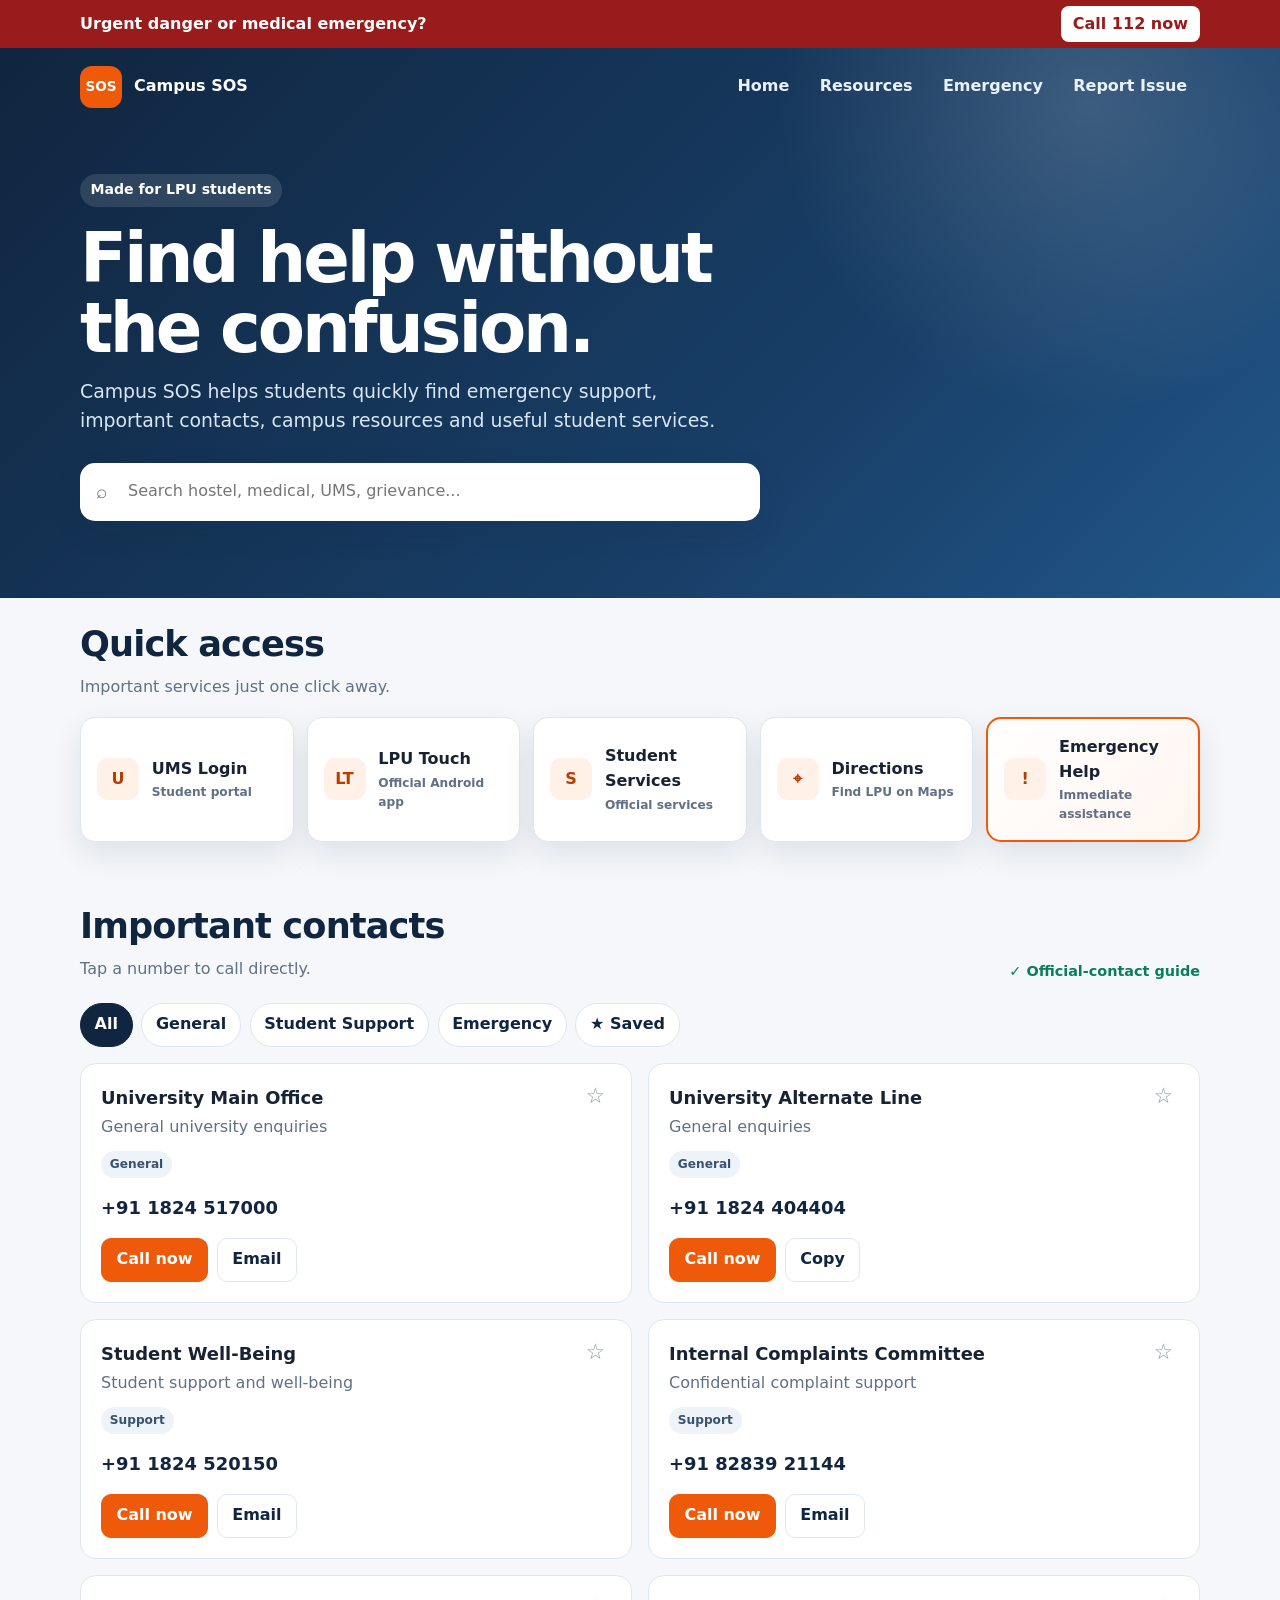
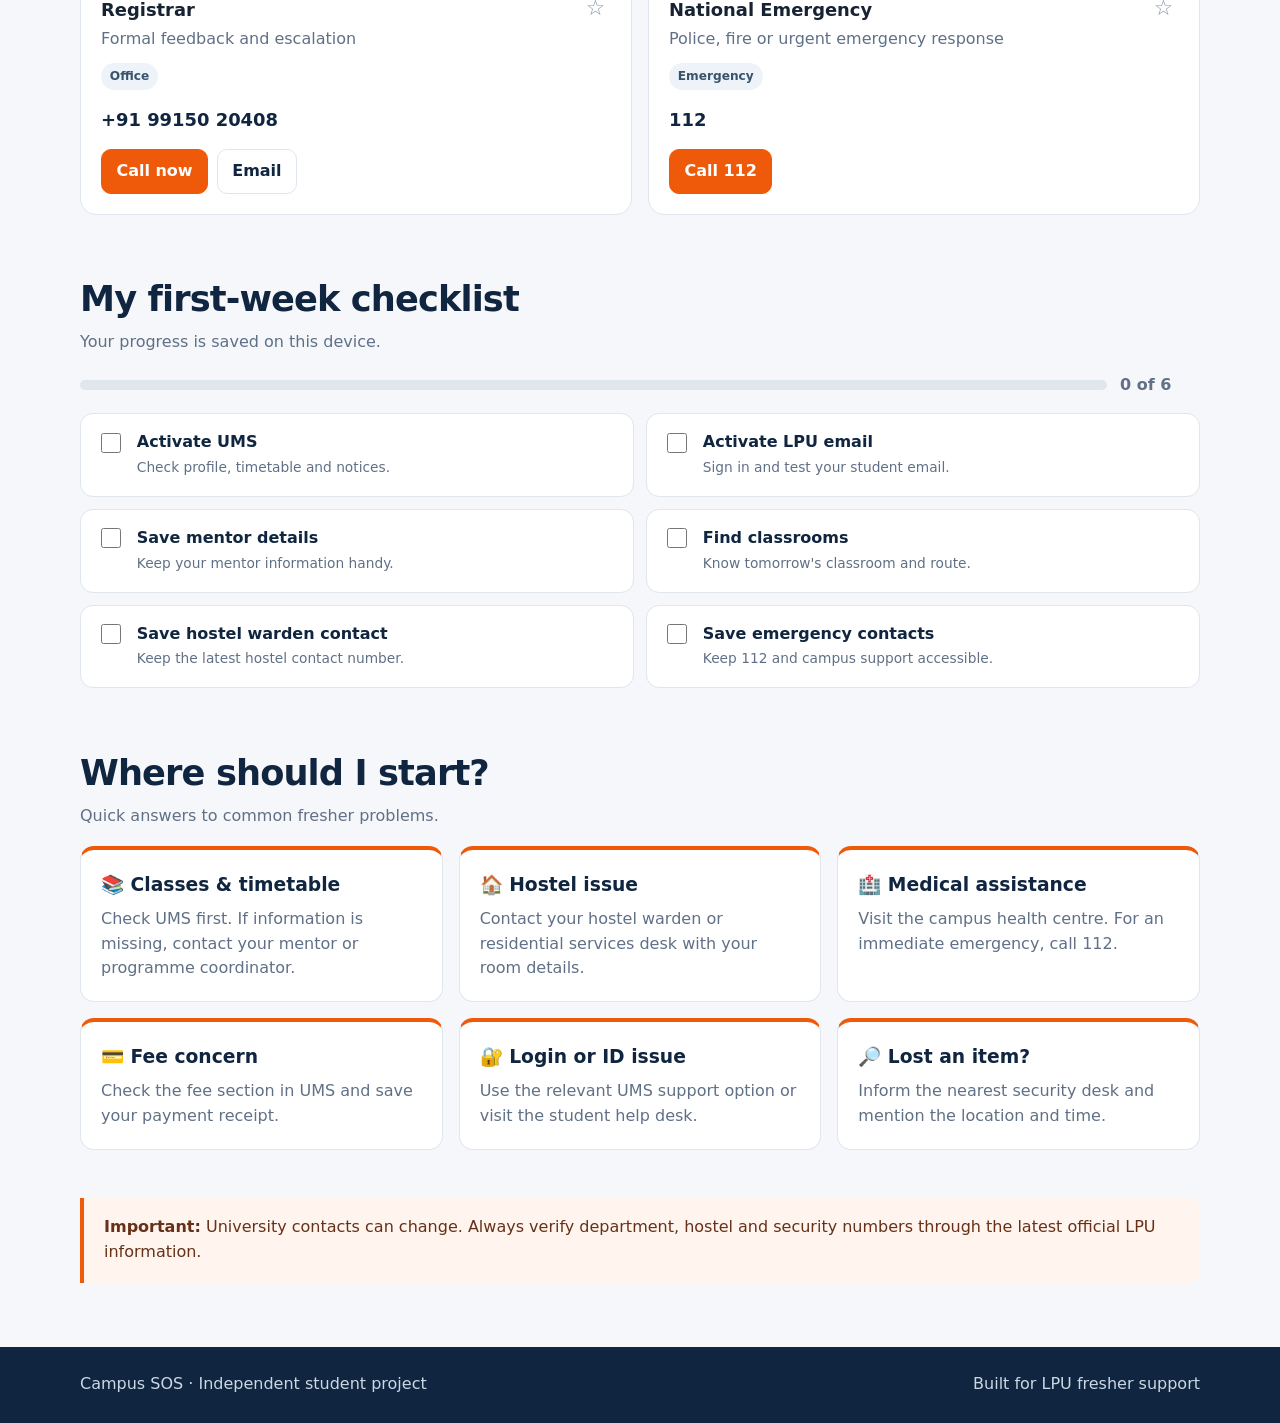
<file: Index.html>
<!DOCTYPE html>
<html lang="en">
<head>
  <meta charset="UTF-8">
  <meta name="viewport" content="width=device-width, initial-scale=1.0">
  <meta name="description" content="Campus SOS - LPU fresher guide with important contacts, useful links and campus support.">
  <meta name="theme-color" content="#ea5b0c">
  <title>Campus SOS | LPU Fresher Guide</title>

  <link rel="stylesheet" href="style.css">
</head>

<body>

  <div class="emergency-bar">
    <div class="container emergency-inner">
      <p>Urgent danger or medical emergency?</p>
      <a href="tel:112">Call 112 now</a>
    </div>
  </div>

  <header>
    <div class="container">

      <nav>
        <a class="brand" href="index.html">
          <span class="brand-mark">SOS</span>
          <span>Campus SOS</span>
        </a>

        <div class="nav-links">
          <a href="index.html">Home</a>
          <a href="resources.html">Resources</a>
          <a href="emergency.html">Emergency</a>
          <a href="report.html">Report Issue</a>
        </div>
      </nav>

      <div class="hero">

        <span class="eyebrow">Made for LPU students</span>

        <h1>Find help without the confusion.</h1>

        <p>
          Campus SOS helps students quickly find emergency support,
          important contacts, campus resources and useful student services.
        </p>

        <div class="search-wrap">
          <span class="search-icon">⌕</span>

          <input
            id="search"
            type="search"
            placeholder="Search hostel, medical, UMS, grievance..."
            autocomplete="off"
          >
        </div>

      </div>

    </div>
  </header>


  <main>

    <div class="container">

      <!-- QUICK LINKS -->

      <section>
        <div class="section-head">
          <div>
            <h2>Quick access</h2>
            <p>Important services just one click away.</p>
          </div>
        </div>

        <div class="quick-grid">

          <a class="quick-card searchable"
             href="https://ums.lpu.in/lpuums/"
             target="_blank">

            <span class="icon-box">U</span>

            <span>
              UMS Login
              <small>Student portal</small>
            </span>

          </a>


          <a class="quick-card searchable"
             href="https://play.google.com/store/apps/details?id=ums.lovely.university"
             target="_blank">

            <span class="icon-box">LT</span>

            <span>
              LPU Touch
              <small>Official Android app</small>
            </span>

          </a>


          <a class="quick-card searchable"
             href="https://www.lpu.in/student-services/"
             target="_blank">

            <span class="icon-box">S</span>

            <span>
              Student Services
              <small>Official services</small>
            </span>

          </a>


          <a class="quick-card searchable"
             href="https://www.google.com/maps/dir/?api=1&destination=Lovely+Professional+University+Phagwara"
             target="_blank">

            <span class="icon-box">⌖</span>

            <span>
              Directions
              <small>Find LPU on Maps</small>
            </span>

          </a>


          <a class="quick-card emergency-card"
             href="emergency.html">

            <span class="icon-box">!</span>

            <span>
              Emergency Help
              <small>Immediate assistance</small>
            </span>

          </a>

        </div>
      </section>


      <!-- CONTACTS -->

      <section id="contacts">

        <div class="section-head">

          <div>
            <h2>Important contacts</h2>
            <p>Tap a number to call directly.</p>
          </div>

          <span class="verified">✓ Official-contact guide</span>

        </div>


        <div class="filters">

          <button class="filter active" data-filter="all">
            All
          </button>

          <button class="filter" data-filter="general">
            General
          </button>

          <button class="filter" data-filter="support">
            Student Support
          </button>

          <button class="filter" data-filter="emergency">
            Emergency
          </button>

          <button class="filter" data-filter="favourite">
            ★ Saved
          </button>

        </div>


        <div class="contact-grid" id="contactGrid">


          <article
            class="contact-card searchable"
            data-id="main-office"
            data-category="general"
            data-keywords="office university reception general">

            <div class="contact-top">

              <div>
                <h3>University Main Office</h3>
                <p>General university enquiries</p>
              </div>

              <button
                class="star"
                aria-pressed="false"
                aria-label="Save contact">
                ☆
              </button>

            </div>

            <span class="tag">General</span>

            <a
              class="number"
              href="tel:+911824517000">
              +91 1824 517000
            </a>

            <div class="actions">

              <a
                class="btn btn-primary"
                href="tel:+911824517000">
                Call now
              </a>

              <a
                class="btn"
                href="mailto:registrar@lpu.co.in">
                Email
              </a>

            </div>

          </article>


          <article
            class="contact-card searchable"
            data-id="alternate-line"
            data-category="general"
            data-keywords="office university alternate">

            <div class="contact-top">

              <div>
                <h3>University Alternate Line</h3>
                <p>General enquiries</p>
              </div>

              <button
                class="star"
                aria-pressed="false"
                aria-label="Save contact">
                ☆
              </button>

            </div>

            <span class="tag">General</span>

            <a
              class="number"
              href="tel:+911824404404">
              +91 1824 404404
            </a>

            <div class="actions">

              <a
                class="btn btn-primary"
                href="tel:+911824404404">
                Call now
              </a>

              <button
                class="btn copy"
                data-copy="+91 1824 404404">
                Copy
              </button>

            </div>

          </article>


          <article
            class="contact-card searchable"
            data-id="wellbeing"
            data-category="support"
            data-keywords="wellbeing counselling student support">

            <div class="contact-top">

              <div>
                <h3>Student Well-Being</h3>
                <p>Student support and well-being</p>
              </div>

              <button
                class="star"
                aria-pressed="false"
                aria-label="Save contact">
                ☆
              </button>

            </div>

            <span class="tag">Support</span>

            <a
              class="number"
              href="tel:+911824520150">
              +91 1824 520150
            </a>

            <div class="actions">

              <a
                class="btn btn-primary"
                href="tel:+911824520150">
                Call now
              </a>

              <a
                class="btn"
                href="mailto:dsr@lpu.co.in">
                Email
              </a>

            </div>

          </article>


          <article
            class="contact-card searchable"
            data-id="icc"
            data-category="support"
            data-keywords="complaint women harassment icc">

            <div class="contact-top">

              <div>
                <h3>Internal Complaints Committee</h3>
                <p>Confidential complaint support</p>
              </div>

              <button
                class="star"
                aria-pressed="false"
                aria-label="Save contact">
                ☆
              </button>

            </div>

            <span class="tag">Support</span>

            <a
              class="number"
              href="tel:+918283921144">
              +91 82839 21144
            </a>

            <div class="actions">

              <a
                class="btn btn-primary"
                href="tel:+918283921144">
                Call now
              </a>

              <a
                class="btn"
                href="mailto:icc@lpu.co.in">
                Email
              </a>

            </div>

          </article>


          <article
            class="contact-card searchable"
            data-id="registrar"
            data-category="general"
            data-keywords="registrar grievance complaint feedback">

            <div class="contact-top">

              <div>
                <h3>Registrar</h3>
                <p>Formal feedback and escalation</p>
              </div>

              <button
                class="star"
                aria-pressed="false"
                aria-label="Save contact">
                ☆
              </button>

            </div>

            <span class="tag">Office</span>

            <a
              class="number"
              href="tel:+919915020408">
              +91 99150 20408
            </a>

            <div class="actions">

              <a
                class="btn btn-primary"
                href="tel:+919915020408">
                Call now
              </a>

              <a
                class="btn"
                href="mailto:registrar@lpu.co.in">
                Email
              </a>

            </div>

          </article>


          <article
            class="contact-card searchable"
            data-id="emergency"
            data-category="emergency"
            data-keywords="police ambulance fire emergency">

            <div class="contact-top">

              <div>
                <h3>National Emergency</h3>
                <p>Police, fire or urgent emergency response</p>
              </div>

              <button
                class="star"
                aria-pressed="false"
                aria-label="Save contact">
                ☆
              </button>

            </div>

            <span class="tag">Emergency</span>

            <a
              class="number"
              href="tel:112">
              112
            </a>

            <div class="actions">

              <a
                class="btn btn-primary"
                href="tel:112">
                Call 112
              </a>

            </div>

          </article>

        </div>


        <div class="empty" id="empty">
          No matching service found.
          Try hostel, medical, UMS or grievance.
        </div>

      </section>


      <!-- CHECKLIST -->

      <section>

        <div class="section-head">

          <div>
            <h2>My first-week checklist</h2>
            <p>Your progress is saved on this device.</p>
          </div>

        </div>


        <div class="progress-wrap">

          <div class="progress-track">
            <div
              class="progress-bar"
              id="progressBar">
            </div>
          </div>

          <span
            class="progress-text"
            id="progressText">
            0 of 6
          </span>

        </div>


        <div class="checklist">

          <label class="check-item">
            <input type="checkbox" data-task="ums">
            <span>
              <strong>Activate UMS</strong>
              <small>Check profile, timetable and notices.</small>
            </span>
          </label>


          <label class="check-item">
            <input type="checkbox" data-task="email">
            <span>
              <strong>Activate LPU email</strong>
              <small>Sign in and test your student email.</small>
            </span>
          </label>


          <label class="check-item">
            <input type="checkbox" data-task="mentor">
            <span>
              <strong>Save mentor details</strong>
              <small>Keep your mentor information handy.</small>
            </span>
          </label>


          <label class="check-item">
            <input type="checkbox" data-task="route">
            <span>
              <strong>Find classrooms</strong>
              <small>Know tomorrow's classroom and route.</small>
            </span>
          </label>


          <label class="check-item">
            <input type="checkbox" data-task="warden">
            <span>
              <strong>Save hostel warden contact</strong>
              <small>Keep the latest hostel contact number.</small>
            </span>
          </label>


          <label class="check-item">
            <input type="checkbox" data-task="emergency">
            <span>
              <strong>Save emergency contacts</strong>
              <small>Keep 112 and campus support accessible.</small>
            </span>
          </label>

        </div>

      </section>


      <!-- WHERE TO START -->

      <section>

        <div class="section-head">

          <div>
            <h2>Where should I start?</h2>
            <p>Quick answers to common fresher problems.</p>
          </div>

        </div>


        <div class="guide-grid">


          <article
            class="guide-card searchable"
            data-keywords="classes timetable attendance assignment results">

            <h3>📚 Classes & timetable</h3>

            <p>
              Check UMS first. If information is missing,
              contact your mentor or programme coordinator.
            </p>

          </article>


          <article
            class="guide-card searchable"
            data-keywords="hostel room mess laundry warden">

            <h3>🏠 Hostel issue</h3>

            <p>
              Contact your hostel warden or residential
              services desk with your room details.
            </p>

          </article>


          <article
            class="guide-card searchable"
            data-keywords="medical doctor health ambulance hospital">

            <h3>🏥 Medical assistance</h3>

            <p>
              Visit the campus health centre.
              For an immediate emergency, call 112.
            </p>

          </article>


          <article
            class="guide-card searchable"
            data-keywords="fees payment scholarship receipt">

            <h3>💳 Fee concern</h3>

            <p>
              Check the fee section in UMS and save
              your payment receipt.
            </p>

          </article>


          <article
            class="guide-card searchable"
            data-keywords="id card email password login">

            <h3>🔐 Login or ID issue</h3>

            <p>
              Use the relevant UMS support option
              or visit the student help desk.
            </p>

          </article>


          <article
            class="guide-card searchable"
            data-keywords="lost found belongings laptop mobile">

            <h3>🔎 Lost an item?</h3>

            <p>
              Inform the nearest security desk and
              mention the location and time.
            </p>

          </article>

        </div>

      </section>


      <div class="notice">

        <strong>Important:</strong>

        University contacts can change.
        Always verify department, hostel and security
        numbers through the latest official LPU information.

      </div>

    </div>

  </main>


  <footer>

    <div class="container footer-inner">

      <p>
        Campus SOS · Independent student project
      </p>

      <p>
        Built for LPU fresher support
      </p>

    </div>

  </footer>


  <script src="script.js"></script>

</body>
</html>
</file>
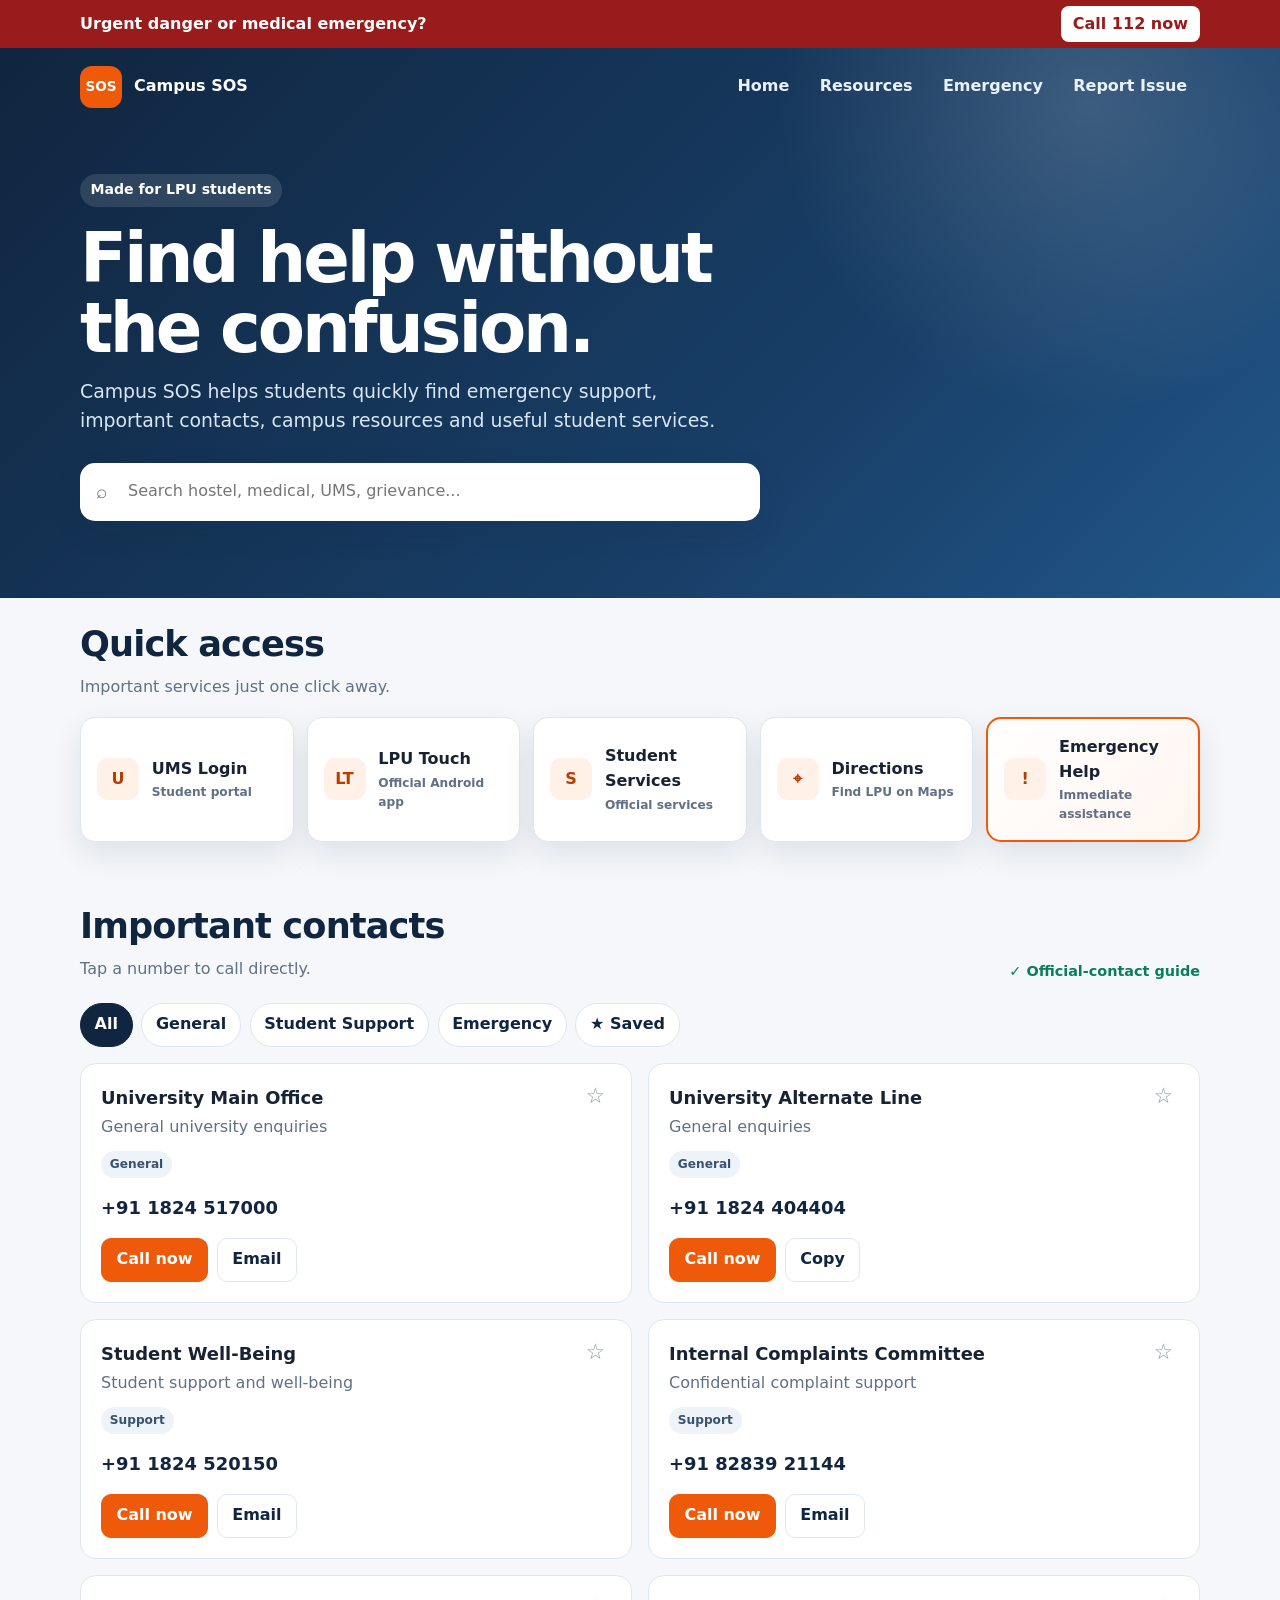
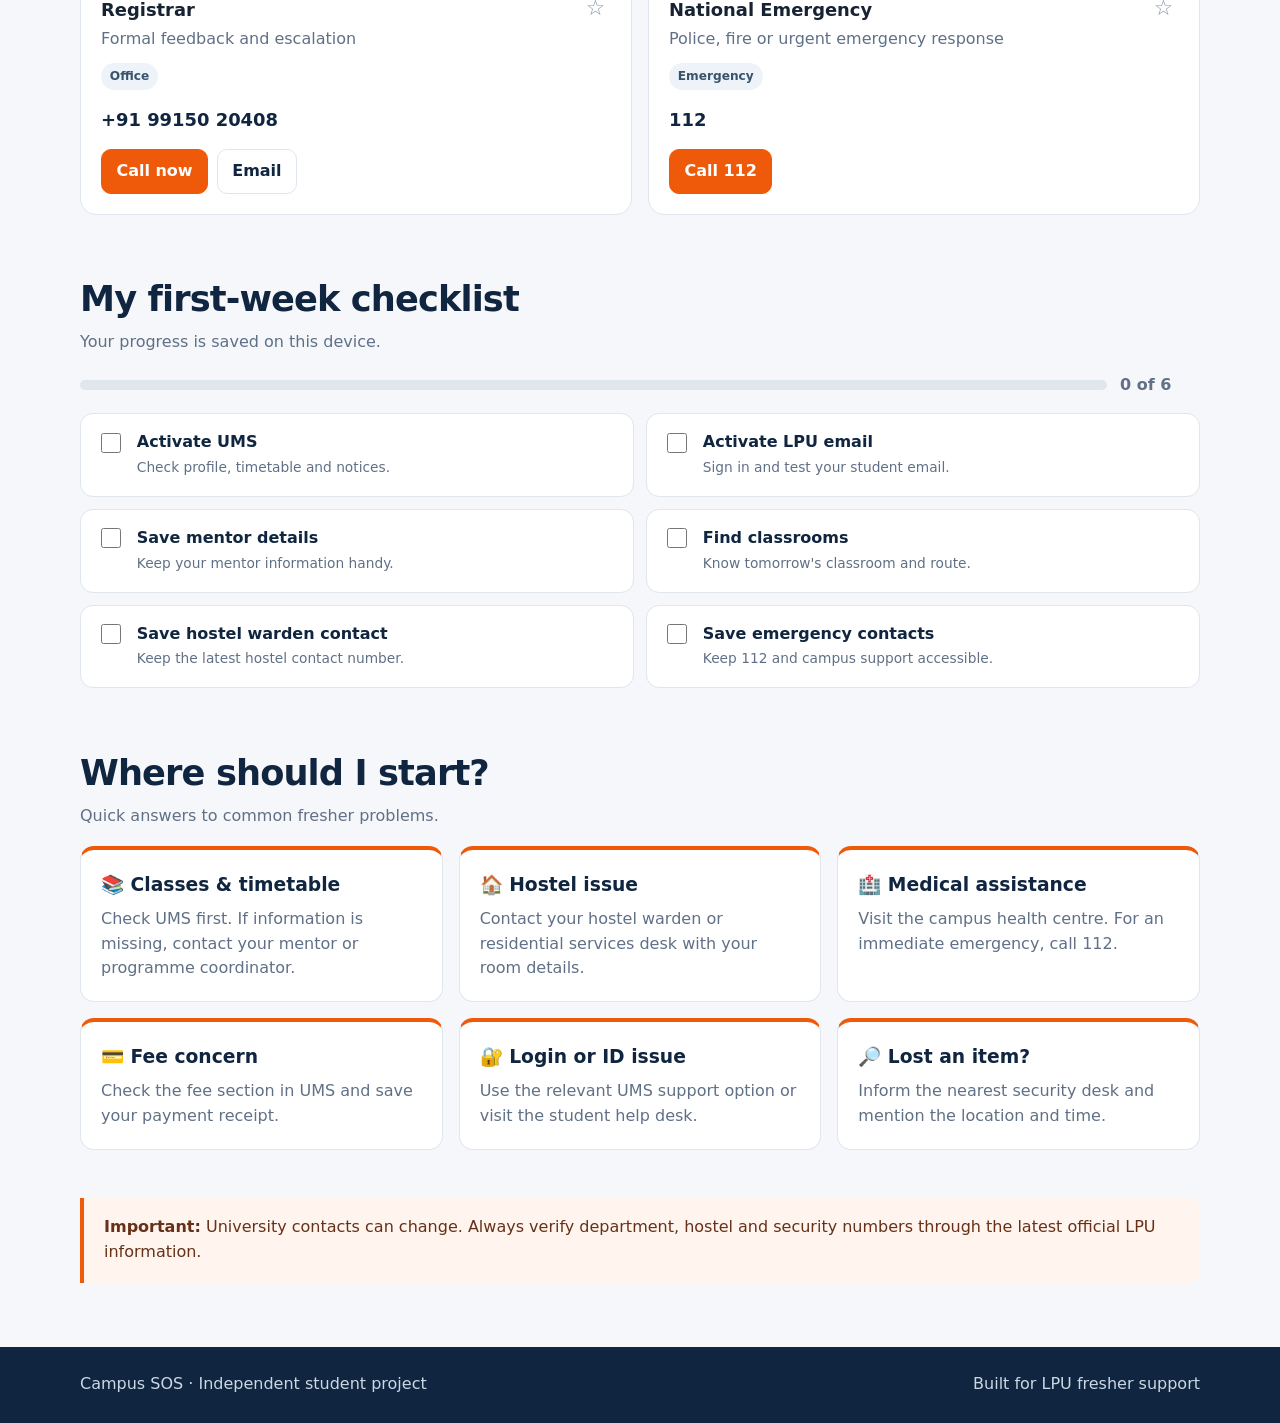
<file: index.html>
<!DOCTYPE html>
<html lang="en">
<head>
  <meta charset="UTF-8">
  <meta name="viewport" content="width=device-width, initial-scale=1.0">
  <meta name="description" content="Campus SOS - LPU fresher guide with important contacts, useful links and campus support.">
  <meta name="theme-color" content="#ea5b0c">
  <title>Campus SOS | LPU Fresher Guide</title>

  <link rel="stylesheet" href="style.css">
</head>

<body>

  <div class="emergency-bar">
    <div class="container emergency-inner">
      <p>Urgent danger or medical emergency?</p>
      <a href="tel:112">Call 112 now</a>
    </div>
  </div>

  <header>
    <div class="container">

      <nav>
        <a class="brand" href="index.html">
          <span class="brand-mark">SOS</span>
          <span>Campus SOS</span>
        </a>

        <div class="nav-links">
          <a href="index.html">Home</a>
          <a href="resources.html">Resources</a>
          <a href="emergency.html">Emergency</a>
          <a href="report.html">Report Issue</a>
        </div>
      </nav>

      <div class="hero">

        <span class="eyebrow">Made for LPU students</span>

        <h1>Find help without the confusion.</h1>

        <p>
          Campus SOS helps students quickly find emergency support,
          important contacts, campus resources and useful student services.
        </p>

        <div class="search-wrap">
          <span class="search-icon">⌕</span>

          <input
            id="search"
            type="search"
            placeholder="Search hostel, medical, UMS, grievance..."
            autocomplete="off"
          >
        </div>

      </div>

    </div>
  </header>


  <main>

    <div class="container">

      <!-- QUICK LINKS -->

      <section>
        <div class="section-head">
          <div>
            <h2>Quick access</h2>
            <p>Important services just one click away.</p>
          </div>
        </div>

        <div class="quick-grid">

          <a class="quick-card searchable"
             href="https://ums.lpu.in/lpuums/"
             target="_blank">

            <span class="icon-box">U</span>

            <span>
              UMS Login
              <small>Student portal</small>
            </span>

          </a>


          <a class="quick-card searchable"
             href="https://play.google.com/store/apps/details?id=ums.lovely.university"
             target="_blank">

            <span class="icon-box">LT</span>

            <span>
              LPU Touch
              <small>Official Android app</small>
            </span>

          </a>


          <a class="quick-card searchable"
             href="https://www.lpu.in/student-services/"
             target="_blank">

            <span class="icon-box">S</span>

            <span>
              Student Services
              <small>Official services</small>
            </span>

          </a>


          <a class="quick-card searchable"
             href="https://www.google.com/maps/dir/?api=1&destination=Lovely+Professional+University+Phagwara"
             target="_blank">

            <span class="icon-box">⌖</span>

            <span>
              Directions
              <small>Find LPU on Maps</small>
            </span>

          </a>


          <a class="quick-card emergency-card"
             href="emergency.html">

            <span class="icon-box">!</span>

            <span>
              Emergency Help
              <small>Immediate assistance</small>
            </span>

          </a>

        </div>
      </section>


      <!-- CONTACTS -->

      <section id="contacts">

        <div class="section-head">

          <div>
            <h2>Important contacts</h2>
            <p>Tap a number to call directly.</p>
          </div>

          <span class="verified">✓ Official-contact guide</span>

        </div>


        <div class="filters">

          <button class="filter active" data-filter="all">
            All
          </button>

          <button class="filter" data-filter="general">
            General
          </button>

          <button class="filter" data-filter="support">
            Student Support
          </button>

          <button class="filter" data-filter="emergency">
            Emergency
          </button>

          <button class="filter" data-filter="favourite">
            ★ Saved
          </button>

        </div>


        <div class="contact-grid" id="contactGrid">


          <article
            class="contact-card searchable"
            data-id="main-office"
            data-category="general"
            data-keywords="office university reception general">

            <div class="contact-top">

              <div>
                <h3>University Main Office</h3>
                <p>General university enquiries</p>
              </div>

              <button
                class="star"
                aria-pressed="false"
                aria-label="Save contact">
                ☆
              </button>

            </div>

            <span class="tag">General</span>

            <a
              class="number"
              href="tel:+911824517000">
              +91 1824 517000
            </a>

            <div class="actions">

              <a
                class="btn btn-primary"
                href="tel:+911824517000">
                Call now
              </a>

              <a
                class="btn"
                href="mailto:registrar@lpu.co.in">
                Email
              </a>

            </div>

          </article>


          <article
            class="contact-card searchable"
            data-id="alternate-line"
            data-category="general"
            data-keywords="office university alternate">

            <div class="contact-top">

              <div>
                <h3>University Alternate Line</h3>
                <p>General enquiries</p>
              </div>

              <button
                class="star"
                aria-pressed="false"
                aria-label="Save contact">
                ☆
              </button>

            </div>

            <span class="tag">General</span>

            <a
              class="number"
              href="tel:+911824404404">
              +91 1824 404404
            </a>

            <div class="actions">

              <a
                class="btn btn-primary"
                href="tel:+911824404404">
                Call now
              </a>

              <button
                class="btn copy"
                data-copy="+91 1824 404404">
                Copy
              </button>

            </div>

          </article>


          <article
            class="contact-card searchable"
            data-id="wellbeing"
            data-category="support"
            data-keywords="wellbeing counselling student support">

            <div class="contact-top">

              <div>
                <h3>Student Well-Being</h3>
                <p>Student support and well-being</p>
              </div>

              <button
                class="star"
                aria-pressed="false"
                aria-label="Save contact">
                ☆
              </button>

            </div>

            <span class="tag">Support</span>

            <a
              class="number"
              href="tel:+911824520150">
              +91 1824 520150
            </a>

            <div class="actions">

              <a
                class="btn btn-primary"
                href="tel:+911824520150">
                Call now
              </a>

              <a
                class="btn"
                href="mailto:dsr@lpu.co.in">
                Email
              </a>

            </div>

          </article>


          <article
            class="contact-card searchable"
            data-id="icc"
            data-category="support"
            data-keywords="complaint women harassment icc">

            <div class="contact-top">

              <div>
                <h3>Internal Complaints Committee</h3>
                <p>Confidential complaint support</p>
              </div>

              <button
                class="star"
                aria-pressed="false"
                aria-label="Save contact">
                ☆
              </button>

            </div>

            <span class="tag">Support</span>

            <a
              class="number"
              href="tel:+918283921144">
              +91 82839 21144
            </a>

            <div class="actions">

              <a
                class="btn btn-primary"
                href="tel:+918283921144">
                Call now
              </a>

              <a
                class="btn"
                href="mailto:icc@lpu.co.in">
                Email
              </a>

            </div>

          </article>


          <article
            class="contact-card searchable"
            data-id="registrar"
            data-category="general"
            data-keywords="registrar grievance complaint feedback">

            <div class="contact-top">

              <div>
                <h3>Registrar</h3>
                <p>Formal feedback and escalation</p>
              </div>

              <button
                class="star"
                aria-pressed="false"
                aria-label="Save contact">
                ☆
              </button>

            </div>

            <span class="tag">Office</span>

            <a
              class="number"
              href="tel:+919915020408">
              +91 99150 20408
            </a>

            <div class="actions">

              <a
                class="btn btn-primary"
                href="tel:+919915020408">
                Call now
              </a>

              <a
                class="btn"
                href="mailto:registrar@lpu.co.in">
                Email
              </a>

            </div>

          </article>


          <article
            class="contact-card searchable"
            data-id="emergency"
            data-category="emergency"
            data-keywords="police ambulance fire emergency">

            <div class="contact-top">

              <div>
                <h3>National Emergency</h3>
                <p>Police, fire or urgent emergency response</p>
              </div>

              <button
                class="star"
                aria-pressed="false"
                aria-label="Save contact">
                ☆
              </button>

            </div>

            <span class="tag">Emergency</span>

            <a
              class="number"
              href="tel:112">
              112
            </a>

            <div class="actions">

              <a
                class="btn btn-primary"
                href="tel:112">
                Call 112
              </a>

            </div>

          </article>

        </div>


        <div class="empty" id="empty">
          No matching service found.
          Try hostel, medical, UMS or grievance.
        </div>

      </section>


      <!-- CHECKLIST -->

      <section>

        <div class="section-head">

          <div>
            <h2>My first-week checklist</h2>
            <p>Your progress is saved on this device.</p>
          </div>

        </div>


        <div class="progress-wrap">

          <div class="progress-track">
            <div
              class="progress-bar"
              id="progressBar">
            </div>
          </div>

          <span
            class="progress-text"
            id="progressText">
            0 of 6
          </span>

        </div>


        <div class="checklist">

          <label class="check-item">
            <input type="checkbox" data-task="ums">
            <span>
              <strong>Activate UMS</strong>
              <small>Check profile, timetable and notices.</small>
            </span>
          </label>


          <label class="check-item">
            <input type="checkbox" data-task="email">
            <span>
              <strong>Activate LPU email</strong>
              <small>Sign in and test your student email.</small>
            </span>
          </label>


          <label class="check-item">
            <input type="checkbox" data-task="mentor">
            <span>
              <strong>Save mentor details</strong>
              <small>Keep your mentor information handy.</small>
            </span>
          </label>


          <label class="check-item">
            <input type="checkbox" data-task="route">
            <span>
              <strong>Find classrooms</strong>
              <small>Know tomorrow's classroom and route.</small>
            </span>
          </label>


          <label class="check-item">
            <input type="checkbox" data-task="warden">
            <span>
              <strong>Save hostel warden contact</strong>
              <small>Keep the latest hostel contact number.</small>
            </span>
          </label>


          <label class="check-item">
            <input type="checkbox" data-task="emergency">
            <span>
              <strong>Save emergency contacts</strong>
              <small>Keep 112 and campus support accessible.</small>
            </span>
          </label>

        </div>

      </section>


      <!-- WHERE TO START -->

      <section>

        <div class="section-head">

          <div>
            <h2>Where should I start?</h2>
            <p>Quick answers to common fresher problems.</p>
          </div>

        </div>


        <div class="guide-grid">


          <article
            class="guide-card searchable"
            data-keywords="classes timetable attendance assignment results">

            <h3>📚 Classes & timetable</h3>

            <p>
              Check UMS first. If information is missing,
              contact your mentor or programme coordinator.
            </p>

          </article>


          <article
            class="guide-card searchable"
            data-keywords="hostel room mess laundry warden">

            <h3>🏠 Hostel issue</h3>

            <p>
              Contact your hostel warden or residential
              services desk with your room details.
            </p>

          </article>


          <article
            class="guide-card searchable"
            data-keywords="medical doctor health ambulance hospital">

            <h3>🏥 Medical assistance</h3>

            <p>
              Visit the campus health centre.
              For an immediate emergency, call 112.
            </p>

          </article>


          <article
            class="guide-card searchable"
            data-keywords="fees payment scholarship receipt">

            <h3>💳 Fee concern</h3>

            <p>
              Check the fee section in UMS and save
              your payment receipt.
            </p>

          </article>


          <article
            class="guide-card searchable"
            data-keywords="id card email password login">

            <h3>🔐 Login or ID issue</h3>

            <p>
              Use the relevant UMS support option
              or visit the student help desk.
            </p>

          </article>


          <article
            class="guide-card searchable"
            data-keywords="lost found belongings laptop mobile">

            <h3>🔎 Lost an item?</h3>

            <p>
              Inform the nearest security desk and
              mention the location and time.
            </p>

          </article>

        </div>

      </section>


      <div class="notice">

        <strong>Important:</strong>

        University contacts can change.
        Always verify department, hostel and security
        numbers through the latest official LPU information.

      </div>

    </div>

  </main>


  <footer>

    <div class="container footer-inner">

      <p>
        Campus SOS · Independent student project
      </p>

      <p>
        Built for LPU fresher support
      </p>

    </div>

  </footer>


  <script src="script.js"></script>

</body>
</html>
</file>
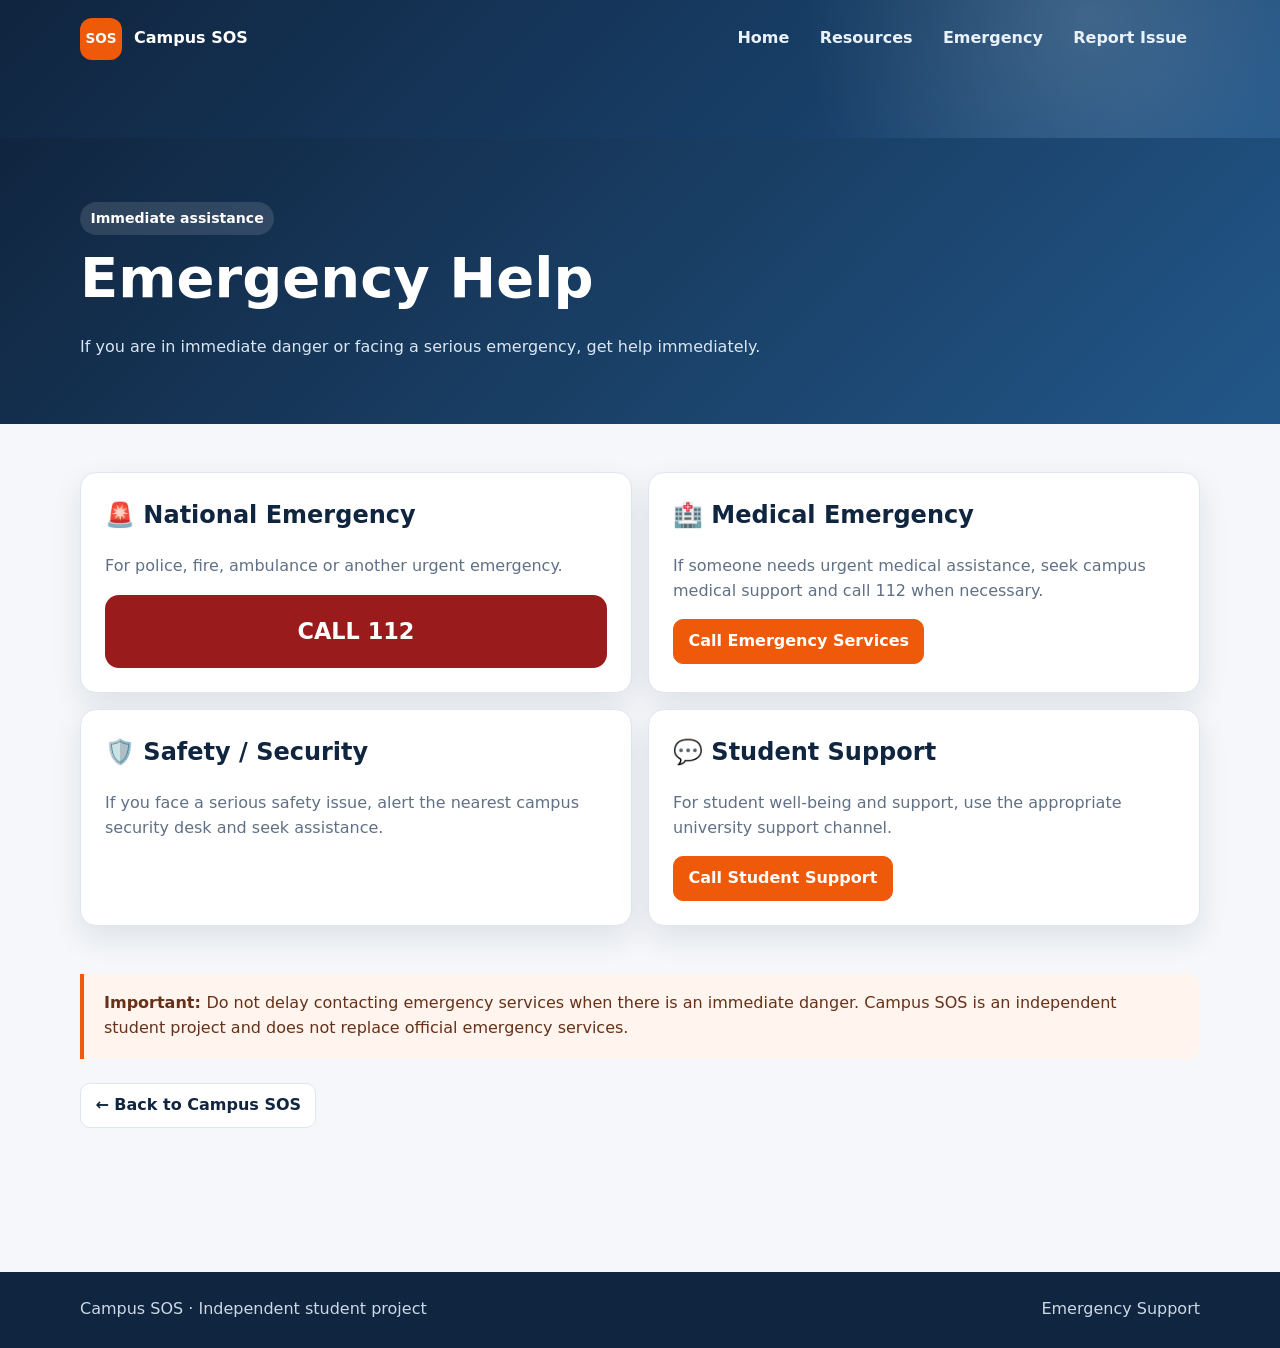
<file: emergency.html>
<!DOCTYPE html>
<html lang="en">

<head>

  <meta charset="UTF-8">

  <meta
    name="viewport"
    content="width=device-width, initial-scale=1.0">

  <title>Emergency Help | Campus SOS</title>

  <link
    rel="stylesheet"
    href="style.css">

</head>


<body>


  <header>

    <div class="container">

      <nav>

        <a
          class="brand"
          href="index.html">

          <span class="brand-mark">
            SOS
          </span>

          <span>
            Campus SOS
          </span>

        </a>


        <div class="nav-links">

          <a href="index.html">
            Home
          </a>

          <a href="resources.html">
            Resources
          </a>

          <a href="emergency.html">
            Emergency
          </a>

          <a href="report.html">
            Report Issue
          </a>

        </div>

      </nav>

    </div>

  </header>


  <section class="page-hero">

    <div class="container">

      <span class="eyebrow">
        Immediate assistance
      </span>

      <h1>
        Emergency Help
      </h1>

      <p>
        If you are in immediate danger or
        facing a serious emergency, get help
        immediately.
      </p>

    </div>

  </section>


  <main class="page-main">

    <div class="page-content">

      <div class="container">

        <div class="page-grid">


          <div class="info-card">

            <h2>🚨 National Emergency</h2>

            <p>
              For police, fire, ambulance or
              another urgent emergency.
            </p>

            <a
              class="big-emergency"
              href="tel:112">

              CALL 112

            </a>

          </div>


          <div class="info-card">

            <h2>🏥 Medical Emergency</h2>

            <p>
              If someone needs urgent medical
              assistance, seek campus medical
              support and call 112 when necessary.
            </p>

            <a
              class="btn btn-primary"
              href="tel:112">

              Call Emergency Services

            </a>

          </div>


          <div class="info-card">

            <h2>🛡️ Safety / Security</h2>

            <p>
              If you face a serious safety issue,
              alert the nearest campus security
              desk and seek assistance.
            </p>

          </div>


          <div class="info-card">

            <h2>💬 Student Support</h2>

            <p>
              For student well-being and support,
              use the appropriate university
              support channel.
            </p>

            <a
              class="btn btn-primary"
              href="tel:+911824520150">

              Call Student Support

            </a>

          </div>


        </div>


        <div class="notice">

          <strong>
            Important:
          </strong>

          Do not delay contacting emergency
          services when there is an immediate
          danger. Campus SOS is an independent
          student project and does not replace
          official emergency services.

        </div>


        <br>


        <a
          class="btn"
          href="index.html">

          ← Back to Campus SOS

        </a>

      </div>

    </div>

  </main>


  <footer>

    <div class="container footer-inner">

      <p>
        Campus SOS · Independent student project
      </p>

      <p>
        Emergency Support
      </p>

    </div>

  </footer>


</body>

</html>
</file>
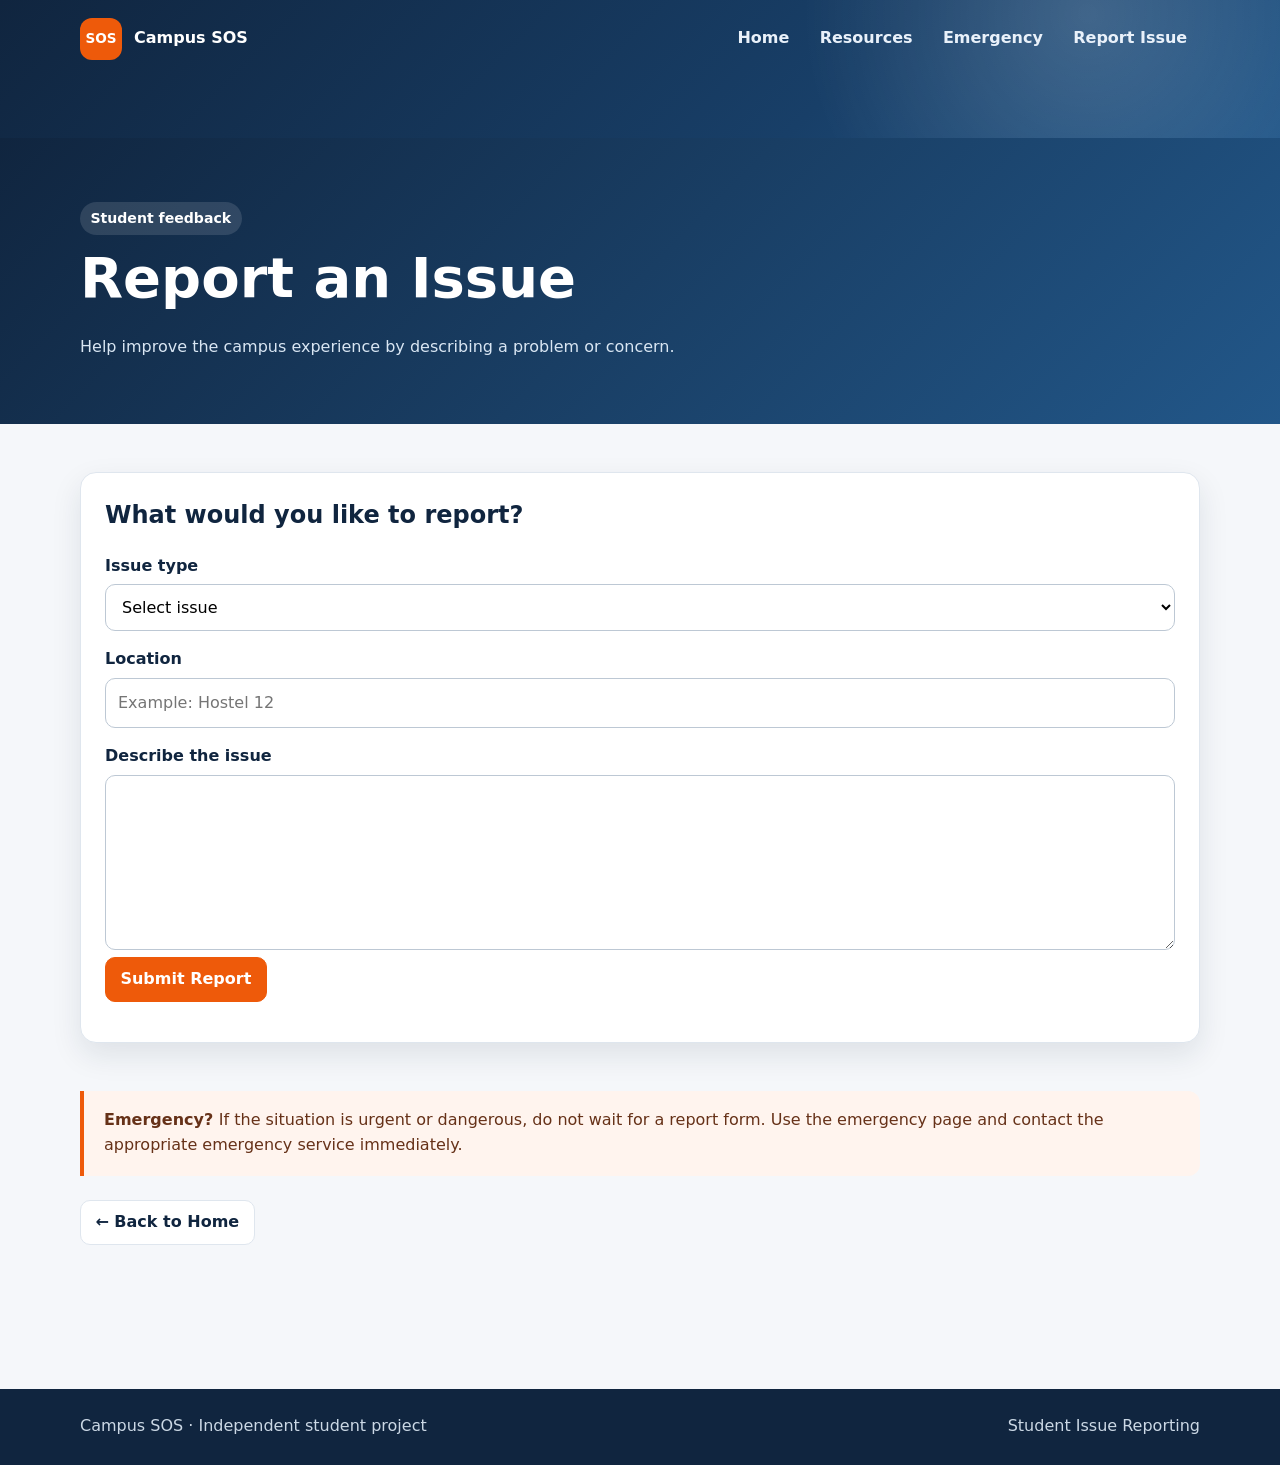
<file: report.html>
<!DOCTYPE html>
<html lang="en">

<head>

  <meta charset="UTF-8">

  <meta
    name="viewport"
    content="width=device-width, initial-scale=1.0">

  <title>Report an Issue | Campus SOS</title>

  <link
    rel="stylesheet"
    href="style.css">

</head>


<body>


  <header>

    <div class="container">

      <nav>

        <a
          class="brand"
          href="index.html">

          <span class="brand-mark">
            SOS
          </span>

          <span>
            Campus SOS
          </span>

        </a>


        <div class="nav-links">

          <a href="index.html">
            Home
          </a>

          <a href="resources.html">
            Resources
          </a>

          <a href="emergency.html">
            Emergency
          </a>

          <a href="report.html">
            Report Issue
          </a>

        </div>

      </nav>

    </div>

  </header>


  <section class="page-hero">

    <div class="container">

      <span class="eyebrow">
        Student feedback
      </span>

      <h1>
        Report an Issue
      </h1>

      <p>
        Help improve the campus experience
        by describing a problem or concern.
      </p>

    </div>

  </section>


  <main class="page-main">

    <div class="page-content">

      <div class="container">


        <div class="info-card">

          <h2>
            What would you like to report?
          </h2>


          <form
            id="reportForm">


            <div class="field">

              <label for="issueType">
                Issue type
              </label>

              <select
                id="issueType"
                required>

                <option value="">
                  Select issue
                </option>

                <option>
                  Hostel
                </option>

                <option>
                  Medical
                </option>

                <option>
                  Safety
                </option>

                <option>
                  Academic
                </option>

                <option>
                  Technical
                </option>

                <option>
                  Other
                </option>

              </select>

            </div>


            <div class="field">

              <label for="issueLocation">
                Location
              </label>

              <input
                id="issueLocation"
                type="text"
                placeholder="Example: Hostel 12"
                required>

            </div>


            <div class="field">

              <label for="issueDescription">
                Describe the issue
              </label>

              <textarea
                id="issueDescription"
                rows="6"
                placeholder="Explain what happened..."
                required>
              </textarea>

            </div>


            <button
              class="btn btn-primary"
              type="submit">

              Submit Report

            </button>


          </form>


          <p
            id="reportMessage"
            style="margin-top:1rem;">
          </p>

        </div>


        <div class="notice">

          <strong>
            Emergency?
          </strong>

          If the situation is urgent or
          dangerous, do not wait for a report
          form. Use the emergency page and
          contact the appropriate emergency
          service immediately.

        </div>


        <br>


        <a
          class="btn"
          href="index.html">

          ← Back to Home

        </a>


      </div>

    </div>

  </main>


  <footer>

    <div class="container footer-inner">

      <p>
        Campus SOS · Independent student project
      </p>

      <p>
        Student Issue Reporting
      </p>

    </div>

  </footer>


  <script>

    const reportForm =
      document.querySelector("#reportForm");

    const reportMessage =
      document.querySelector("#reportMessage");


    reportForm.addEventListener(
      "submit",
      function(event) {

        event.preventDefault();


        reportMessage.textContent =
          "✓ Report recorded locally for this demo. Thank you for helping improve campus life.";

        reportMessage.style.color =
          "#087f5b";


        reportForm.reset();

      }
    );

  </script>


</body>

</html>
</file>
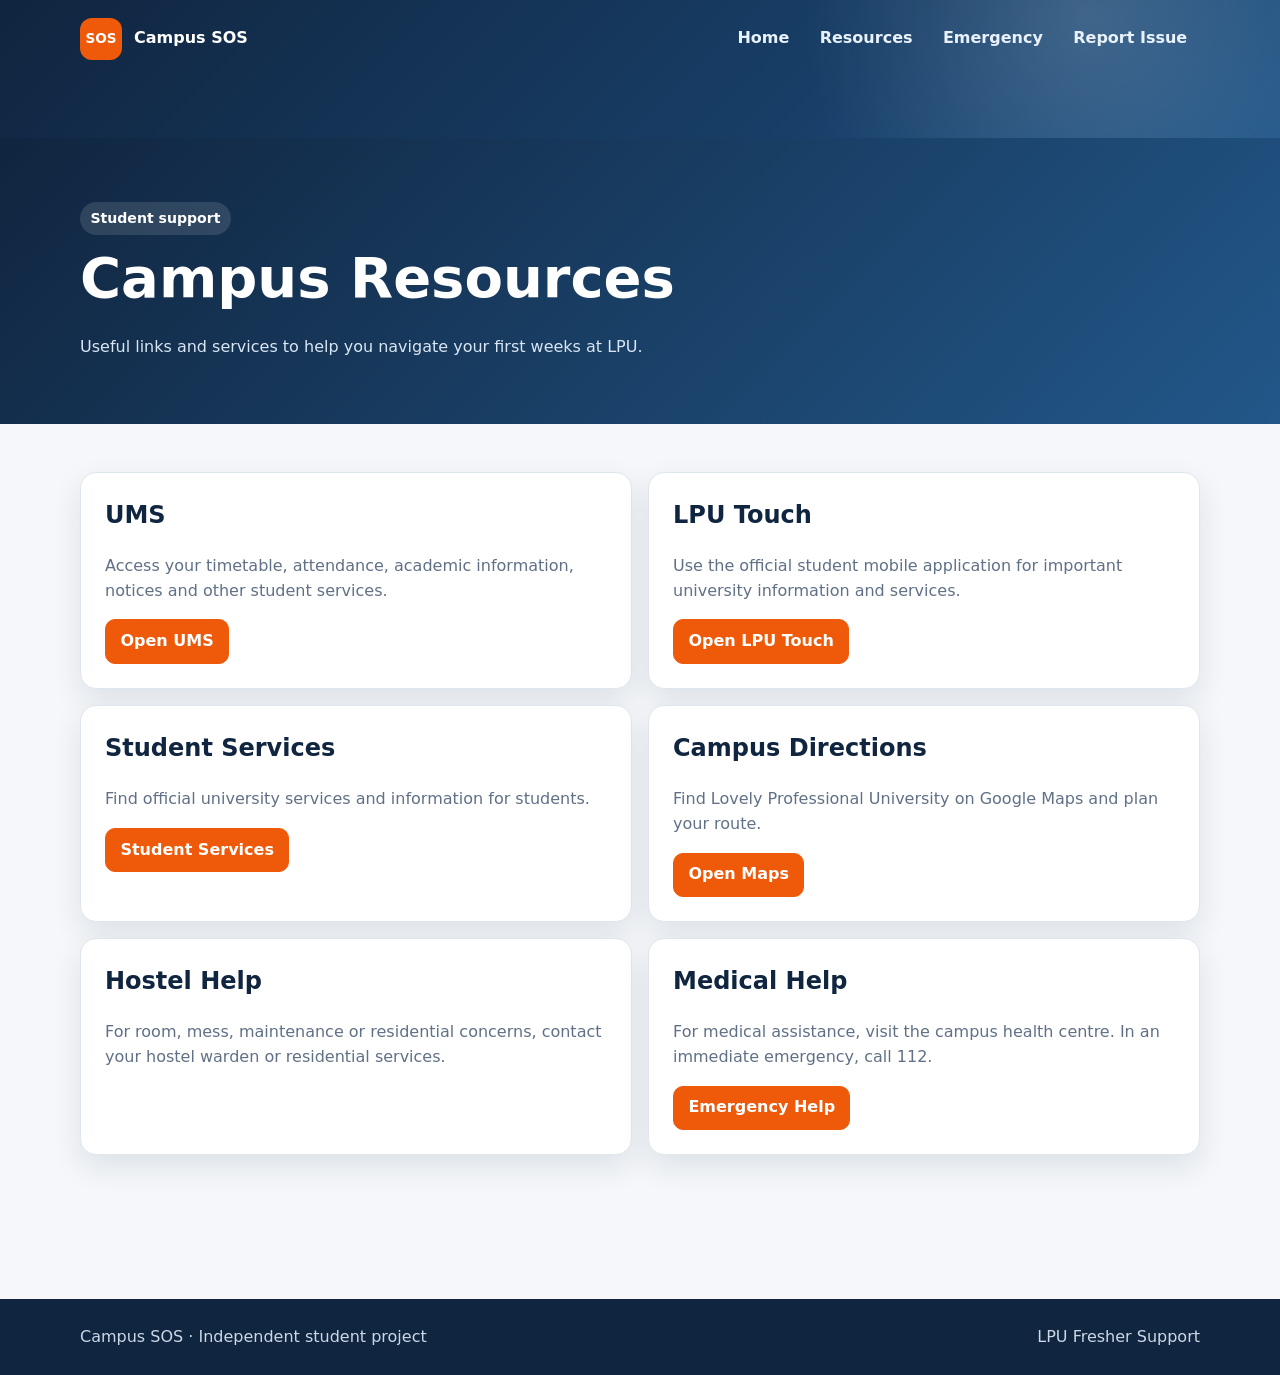
<file: resources.html>
<!DOCTYPE html>
<html lang="en">

<head>

  <meta charset="UTF-8">

  <meta
    name="viewport"
    content="width=device-width, initial-scale=1.0">

  <title>Campus Resources | Campus SOS</title>

  <link
    rel="stylesheet"
    href="style.css">

</head>


<body>


  <header>

    <div class="container">

      <nav>

        <a
          class="brand"
          href="index.html">

          <span class="brand-mark">
            SOS
          </span>

          <span>
            Campus SOS
          </span>

        </a>


        <div class="nav-links">

          <a href="index.html">
            Home
          </a>

          <a href="resources.html">
            Resources
          </a>

          <a href="emergency.html">
            Emergency
          </a>

          <a href="report.html">
            Report Issue
          </a>

        </div>

      </nav>

    </div>

  </header>


  <section class="page-hero">

    <div class="container">

      <span class="eyebrow">
        Student support
      </span>

      <h1>
        Campus Resources
      </h1>

      <p>
        Useful links and services to help
        you navigate your first weeks at LPU.
      </p>

    </div>

  </section>


  <main class="page-main">

    <div class="page-content">

      <div class="container">

        <div class="page-grid">


          <div class="info-card">

            <h2>UMS</h2>

            <p>
              Access your timetable, attendance,
              academic information, notices and
              other student services.
            </p>

            <a
              class="btn btn-primary"
              href="https://ums.lpu.in/lpuums/"
              target="_blank">

              Open UMS

            </a>

          </div>


          <div class="info-card">

            <h2>LPU Touch</h2>

            <p>
              Use the official student mobile
              application for important university
              information and services.
            </p>

            <a
              class="btn btn-primary"
              href="https://play.google.com/store/apps/details?id=ums.lovely.university"
              target="_blank">

              Open LPU Touch

            </a>

          </div>


          <div class="info-card">

            <h2>Student Services</h2>

            <p>
              Find official university services
              and information for students.
            </p>

            <a
              class="btn btn-primary"
              href="https://www.lpu.in/student-services/"
              target="_blank">

              Student Services

            </a>

          </div>


          <div class="info-card">

            <h2>Campus Directions</h2>

            <p>
              Find Lovely Professional University
              on Google Maps and plan your route.
            </p>

            <a
              class="btn btn-primary"
              href="https://www.google.com/maps/dir/?api=1&destination=Lovely+Professional+University+Phagwara"
              target="_blank">

              Open Maps

            </a>

          </div>


          <div class="info-card">

            <h2>Hostel Help</h2>

            <p>
              For room, mess, maintenance or
              residential concerns, contact your
              hostel warden or residential services.
            </p>

          </div>


          <div class="info-card">

            <h2>Medical Help</h2>

            <p>
              For medical assistance, visit the
              campus health centre. In an immediate
              emergency, call 112.
            </p>

            <a
              class="btn btn-primary"
              href="emergency.html">

              Emergency Help

            </a>

          </div>


        </div>

      </div>

    </div>

  </main>


  <footer>

    <div class="container footer-inner">

      <p>
        Campus SOS · Independent student project
      </p>

      <p>
        LPU Fresher Support
      </p>

    </div>

  </footer>


</body>

</html>
</file>
<file: style.css>
:root {
  --orange: #ee5a0a;
  --orange-dark: #b93c00;
  --navy: #10253f;
  --ink: #172333;
  --muted: #607086;
  --line: #dfe6ee;
  --soft: #f5f7fa;
  --white: #ffffff;
  --green: #087f5b;
  --red: #991b1b;
  --shadow: 0 12px 30px rgba(16, 37, 63, .10);
}

* {
  box-sizing: border-box;
}

html {
  scroll-behavior: smooth;
}

body {
  margin: 0;
  font-family: Inter, ui-sans-serif, system-ui, -apple-system,
    BlinkMacSystemFont, "Segoe UI", sans-serif;
  color: var(--ink);
  background: var(--soft);
  line-height: 1.55;
}

a {
  color: inherit;
}

button,
input {
  font: inherit;
}

.container {
  width: min(1120px, calc(100% - 2rem));
  margin-inline: auto;
}


/* EMERGENCY BAR */

.emergency-bar {
  background: var(--red);
  color: white;
}

.emergency-inner {
  min-height: 48px;
  display: flex;
  align-items: center;
  justify-content: space-between;
  gap: 1rem;
}

.emergency-inner p {
  margin: 0;
  font-weight: 750;
}

.emergency-inner a {
  padding: .35rem .75rem;
  border-radius: 8px;
  background: white;
  color: var(--red);
  text-decoration: none;
  font-weight: 850;
}


/* HEADER */

header {
  color: white;

  background:
    radial-gradient(
      circle at 85% 10%,
      rgba(255,255,255,.16),
      transparent 26%
    ),
    linear-gradient(
      135deg,
      var(--navy),
      #183f68 65%,
      #225789
    );

  padding: 1rem 0 4.8rem;
}


/* NAVIGATION */

nav {
  display: flex;
  justify-content: space-between;
  align-items: center;
  gap: 1rem;
}

.brand {
  display: flex;
  align-items: center;
  gap: .75rem;
  color: white;
  text-decoration: none;
  font-weight: 850;
}

.brand-mark {
  width: 42px;
  height: 42px;
  display: grid;
  place-items: center;
  border-radius: 12px;
  background: var(--orange);
  font-size: .85rem;
  font-weight: 900;
}

.nav-links {
  display: flex;
  gap: .3rem;
}

.nav-links a {
  padding: .65rem .8rem;
  color: #e9f1fa;
  text-decoration: none;
  border-radius: 8px;
  font-weight: 650;
}

.nav-links a:hover {
  background: rgba(255,255,255,.12);
}


/* HERO */

.hero {
  max-width: 760px;
  padding-top: 4rem;
}

.eyebrow {
  display: inline-flex;
  padding: .35rem .65rem;
  border-radius: 999px;
  background: rgba(255,255,255,.12);
  font-size: .88rem;
  font-weight: 750;
}

.hero h1 {
  margin: 1rem 0 .8rem;
  font-size: clamp(2.15rem, 6vw, 4.3rem);
  line-height: 1.03;
  letter-spacing: -.045em;
}

.hero p {
  margin: 0;
  max-width: 650px;
  color: #d9e6f3;
  font-size: clamp(1rem, 2vw, 1.18rem);
}


/* SEARCH */

.search-wrap {
  position: relative;
  margin-top: 1.7rem;
  max-width: 680px;
}

.search-icon {
  position: absolute;
  left: 1rem;
  top: 50%;
  transform: translateY(-50%);
  color: var(--muted);
  font-size: 1.2rem;
}

#search {
  width: 100%;
  min-height: 58px;
  padding: .9rem 1rem .9rem 3rem;
  border: 0;
  border-radius: 15px;
  box-shadow: var(--shadow);
  outline: 3px solid transparent;
}

#search:focus {
  outline-color: rgba(238, 90, 10, .5);
}


/* MAIN */

main {
  margin-top: -2.4rem;
  padding-bottom: 4rem;
}

section {
  padding-top: 3.6rem;
  scroll-margin-top: 1rem;
}

.section-head {
  display: flex;
  justify-content: space-between;
  align-items: end;
  gap: 1rem;
  margin-bottom: 1.1rem;
}

.section-head h2 {
  margin: 0;
  color: var(--navy);
  font-size: clamp(1.55rem, 3vw, 2.2rem);
  letter-spacing: -.025em;
}

.section-head p {
  margin: .2rem 0 0;
  color: var(--muted);
}

.verified {
  color: var(--green);
  font-size: .9rem;
  font-weight: 700;
}


/* QUICK CARDS */

.quick-grid {
  display: grid;
  grid-template-columns: repeat(auto-fit, minmax(190px, 1fr));
  gap: .8rem;
}

.quick-card {
  display: flex;
  align-items: center;
  gap: .8rem;
  min-height: 86px;
  padding: 1rem;
  background: white;
  border: 1px solid var(--line);
  border-radius: 15px;
  box-shadow: var(--shadow);
  text-decoration: none;
  font-weight: 750;
  transition: .2s ease;
}

.quick-card:hover {
  transform: translateY(-3px);
  border-color: #ffb58d;
}

.quick-card small {
  display: block;
  margin-top: .1rem;
  color: var(--muted);
  font-size: .76rem;
  font-weight: 650;
}

.icon-box {
  flex: 0 0 auto;
  display: grid;
  place-items: center;
  width: 42px;
  height: 42px;
  border-radius: 11px;
  background: #fff0e8;
  color: var(--orange-dark);
  font-size: 1rem;
  font-weight: 850;
}

.emergency-card {
  border: 2px solid var(--orange);
  background: linear-gradient(
    135deg,
    #fff,
    #fff5ef
  );
}


/* FILTERS */

.filters {
  display: flex;
  gap: .55rem;
  overflow-x: auto;
  padding: .2rem 0 1rem;
}

.filter {
  flex: 0 0 auto;
  padding: .55rem .85rem;
  border: 1px solid var(--line);
  border-radius: 999px;
  background: white;
  color: var(--navy);
  font-weight: 750;
  cursor: pointer;
}

.filter.active {
  border-color: var(--navy);
  background: var(--navy);
  color: white;
}


/* CONTACTS */

.contact-grid {
  display: grid;
  grid-template-columns: repeat(2, 1fr);
  gap: 1rem;
}

.contact-card {
  background: white;
  border: 1px solid var(--line);
  border-radius: 16px;
  padding: 1.25rem;
  transition: .2s ease;
}

.contact-card:hover {
  transform: translateY(-2px);
  box-shadow: var(--shadow);
}

.contact-card.favourite {
  border-color: #f6a46f;
  box-shadow: 0 8px 24px rgba(238,90,10,.10);
}

.contact-top {
  display: flex;
  justify-content: space-between;
  align-items: start;
  gap: .8rem;
}

.contact-card h3 {
  margin: 0 0 .2rem;
  font-size: 1.12rem;
}

.contact-card p {
  margin: 0;
  color: var(--muted);
}

.tag {
  display: inline-block;
  margin-top: .7rem;
  padding: .25rem .55rem;
  border-radius: 999px;
  background: #edf3f8;
  color: #39536d;
  font-size: .76rem;
  font-weight: 750;
}

.star {
  margin-left: auto;
  border: 0;
  background: transparent;
  color: #8a98a8;
  font-size: 1.35rem;
  line-height: 1;
  cursor: pointer;
}

.star[aria-pressed="true"] {
  color: var(--orange);
}

.number {
  display: block;
  margin-top: 1rem;
  color: var(--navy);
  font-size: 1.12rem;
  font-weight: 800;
  text-decoration: none;
}

.actions {
  display: flex;
  gap: .55rem;
  margin-top: 1rem;
}

.btn {
  display: inline-flex;
  justify-content: center;
  align-items: center;
  gap: .4rem;
  min-height: 42px;
  padding: .55rem .9rem;
  border: 1px solid var(--line);
  border-radius: 10px;
  background: white;
  color: var(--navy);
  text-decoration: none;
  font-weight: 750;
  cursor: pointer;
}

.btn-primary {
  border-color: var(--orange);
  background: var(--orange);
  color: white;
}

.btn:hover {
  filter: brightness(.96);
}


/* EMPTY */

.empty {
  display: none;
  padding: 2rem;
  text-align: center;
  background: white;
  border: 1px dashed #aab7c5;
  border-radius: 14px;
  color: var(--muted);
}


/* CHECKLIST */

.progress-wrap {
  display: flex;
  align-items: center;
  gap: .8rem;
  margin: .8rem 0 1rem;
}

.progress-track {
  flex: 1;
  height: 10px;
  overflow: hidden;
  border-radius: 999px;
  background: #dfe7ed;
}

.progress-bar {
  width: 0;
  height: 100%;
  background: linear-gradient(
    90deg,
    var(--orange),
    #ff934f
  );
  transition: width .25s ease;
}

.progress-text {
  min-width: 80px;
  color: var(--muted);
  font-weight: 750;
}

.checklist {
  display: grid;
  grid-template-columns: repeat(2, 1fr);
  gap: .75rem;
}

.check-item {
  display: flex;
  align-items: flex-start;
  gap: .8rem;
  padding: 1rem;
  background: white;
  border: 1px solid var(--line);
  border-radius: 13px;
  cursor: pointer;
}

.check-item:has(input:checked) {
  border-color: #8bd5bd;
  background: #f0fbf7;
}

.check-item input {
  width: 20px;
  height: 20px;
  margin-top: .15rem;
  accent-color: var(--green);
}

.check-item strong {
  display: block;
  color: var(--navy);
}

.check-item small {
  color: var(--muted);
  font-size: .86rem;
}


/* GUIDE */

.guide-grid {
  display: grid;
  grid-template-columns: repeat(3, 1fr);
  gap: 1rem;
}

.guide-card {
  padding: 1.25rem;
  background: white;
  border: 1px solid var(--line);
  border-top: 4px solid var(--orange);
  border-radius: 14px;
}

.guide-card h3 {
  margin: 0 0 .5rem;
  color: var(--navy);
}

.guide-card p {
  margin: 0;
  color: var(--muted);
}


/* NOTICE */

.notice {
  margin-top: 3rem;
  padding: 1.1rem 1.25rem;
  border-left: 4px solid var(--orange);
  border-radius: 0 12px 12px 0;
  background: #fff4ee;
  color: #663118;
}


/* INNER PAGES */

.page-main {
  margin-top: 0;
}

.page-hero {
  padding: 4rem 0;
  background:
    linear-gradient(
      135deg,
      var(--navy),
      #225789
    );
  color: white;
}

.page-hero h1 {
  margin: 0 0 .8rem;
  font-size: clamp(2rem, 5vw, 3.5rem);
}

.page-hero p {
  max-width: 700px;
  color: #d9e6f3;
  margin: 0;
}

.page-content {
  padding: 3rem 0 5rem;
}

.page-grid {
  display: grid;
  grid-template-columns: repeat(2, 1fr);
  gap: 1rem;
}

.info-card {
  padding: 1.5rem;
  background: white;
  border: 1px solid var(--line);
  border-radius: 16px;
  box-shadow: var(--shadow);
}

.info-card h2 {
  margin-top: 0;
  color: var(--navy);
}

.info-card p {
  color: var(--muted);
}

.big-emergency {
  display: block;
  margin-top: 1rem;
  padding: 1.2rem;
  border-radius: 14px;
  background: #991b1b;
  color: white;
  text-align: center;
  text-decoration: none;
  font-size: 1.4rem;
  font-weight: 900;
}


/* FOOTER */

footer {
  padding: 1.6rem 0;
  background: var(--navy);
  color: #cbd8e5;
}

.footer-inner {
  display: flex;
  justify-content: space-between;
  gap: 1rem;
  flex-wrap: wrap;
}

footer p {
  margin: 0;
}


/* MOBILE */

@media (max-width: 800px) {

  .nav-links {
    display: none;
  }

  .guide-grid {
    grid-template-columns: 1fr;
  }

  .checklist {
    grid-template-columns: 1fr;
  }

}


@media (max-width: 600px) {

  header {
    padding-bottom: 4rem;
  }

  .hero {
    padding-top: 3rem;
  }

  main {
    margin-top: -2rem;
  }

  .quick-grid,
  .contact-grid,
  .page-grid {
    grid-template-columns: 1fr;
  }

  .quick-card {
    min-height: 72px;
  }

  .section-head {
    align-items: start;
    flex-direction: column;
  }

  .actions .btn {
    flex: 1;
  }

  .emergency-inner {
    min-height: 54px;
  }

  .emergency-inner p {
    font-size: .88rem;
  }

  .page-hero {
    padding: 3rem 0;
  }

}.field {
  margin-top: 1rem;
}

.field label {
  display: block;
  margin-bottom: .35rem;
  color: var(--navy);
  font-weight: 750;
}

.field input,
.field select,
.field textarea {
  width: 100%;
  padding: .75rem;
  border: 1px solid #bdc8d4;
  border-radius: 10px;
  background: white;
  font: inherit;
}

.field textarea {
  resize: vertical;
}

.field input:focus,
.field select:focus,
.field textarea:focus {
  outline: 3px solid rgba(238,90,10,.20);
  border-color: var(--orange);
}
</file>
